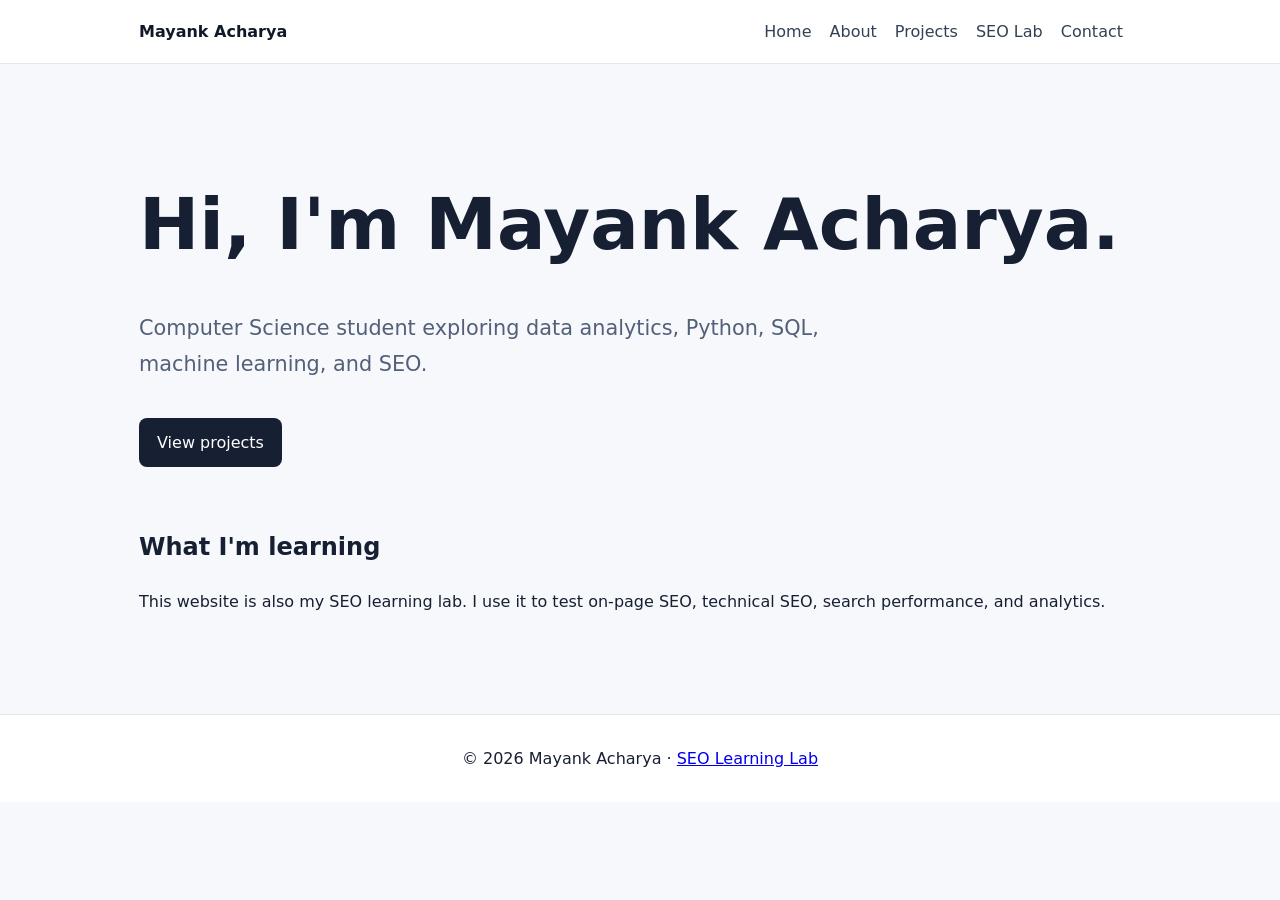
<file: index.html>
<!doctype html><html lang="en"><head><meta charset="utf-8"><meta name="google-site-verification" content="kPOdq1PbI5DHAjS37QcA949ioQx5KeySrgqZfHe4BNc" /><meta name="viewport" content="width=device-width,initial-scale=1"><title>Mayank Acharya | Data Analytics & SEO Portfolio</title><meta name="description" content="Mayank Acharya is a Computer Science student building projects in data analytics, Python, SQL, machine learning, and SEO."><link rel="canonical" href="https://mayankacharya.com.np/"><meta property="og:title" content="Mayank Acharya | Data Analytics & SEO Portfolio"><meta property="og:description" content="Mayank Acharya is a Computer Science student building projects in data analytics, Python, SQL, machine learning, and SEO."><meta property="og:type" content="website"><link rel="stylesheet" href="/style.css"></head><body><header><nav><a class="brand" href="/">Mayank Acharya</a><span><a href="/">Home</a><a href="/about.html">About</a><a href="/projects.html">Projects</a><a href="/seo-lab.html">SEO Lab</a><a href="/contact.html">Contact</a></span></nav></header><main><h1>Hi, I'm Mayank Acharya.</h1><p class="lead">Computer Science student exploring data analytics, Python, SQL, machine learning, and SEO.</p><a class="btn" href="projects.html">View projects</a><h2>What I'm learning</h2><p>This website is also my SEO learning lab. I use it to test on-page SEO, technical SEO, search performance, and analytics.</p></main><footer>© 2026 Mayank Acharya · <a href="/seo-lab.html">SEO Learning Lab</a></footer></body></html>
</file>
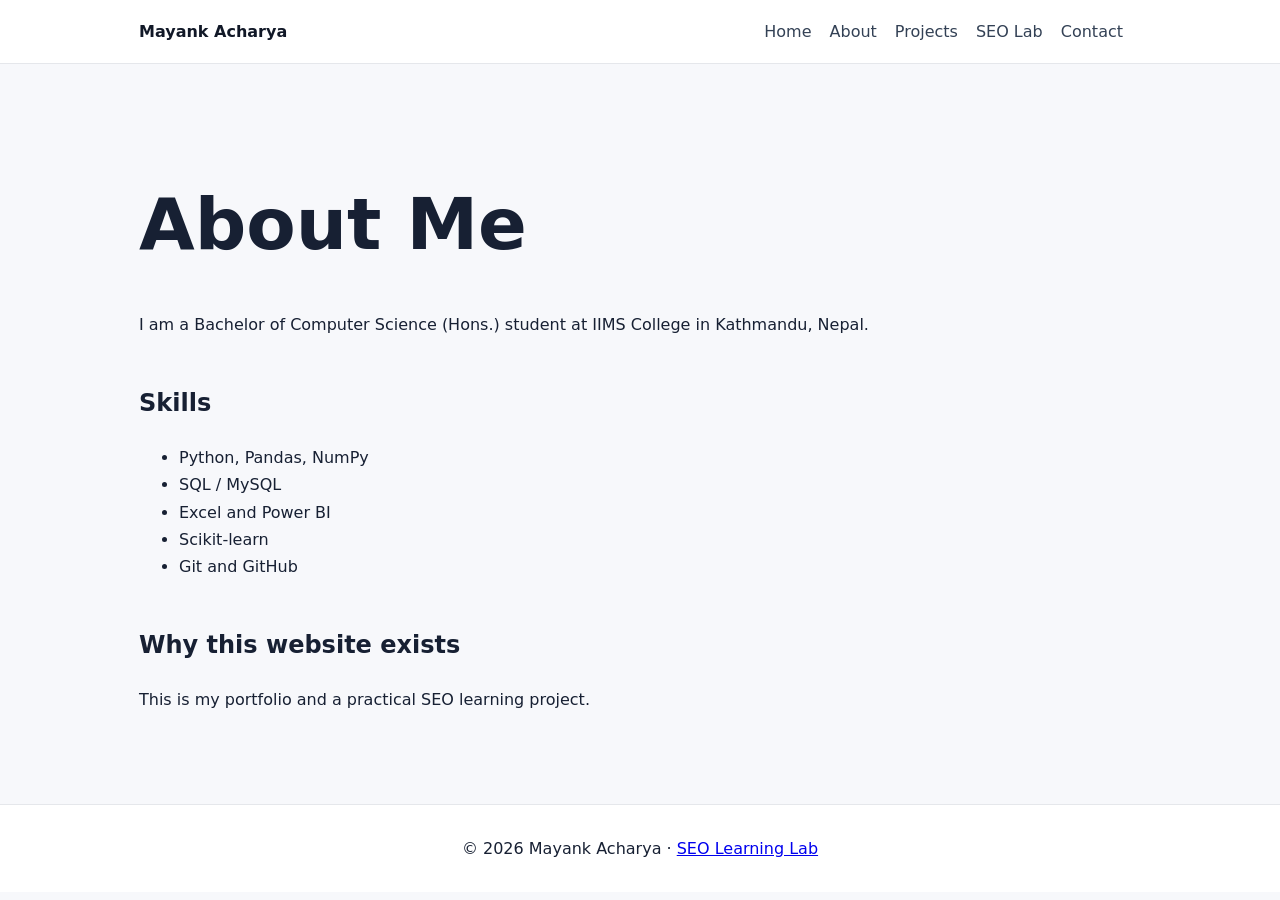
<file: about.html>
<!doctype html><html lang="en"><head><meta charset="utf-8"><meta name="viewport" content="width=device-width,initial-scale=1"><title>About Mayank Acharya | Computer Science Student</title><meta name="description" content="Learn about Mayank Acharya and his interests in data analytics, machine learning, and SEO."><link rel="canonical" href="https://mayankacharya.com.np/about.html"><meta property="og:title" content="About Mayank Acharya | Computer Science Student"><meta property="og:description" content="Learn about Mayank Acharya and his interests in data analytics, machine learning, and SEO."><meta property="og:type" content="website"><link rel="stylesheet" href="/style.css"></head><body><header><nav><a class="brand" href="/">Mayank Acharya</a><span><a href="/">Home</a><a href="/about.html">About</a><a href="/projects.html">Projects</a><a href="/seo-lab.html">SEO Lab</a><a href="/contact.html">Contact</a></span></nav></header><main><h1>About Me</h1><p>I am a Bachelor of Computer Science (Hons.) student at IIMS College in Kathmandu, Nepal.</p><h2>Skills</h2><ul><li>Python, Pandas, NumPy</li><li>SQL / MySQL</li><li>Excel and Power BI</li><li>Scikit-learn</li><li>Git and GitHub</li></ul><h2>Why this website exists</h2><p>This is my portfolio and a practical SEO learning project.</p></main><footer>© 2026 Mayank Acharya · <a href="/seo-lab.html">SEO Learning Lab</a></footer></body></html>
</file>
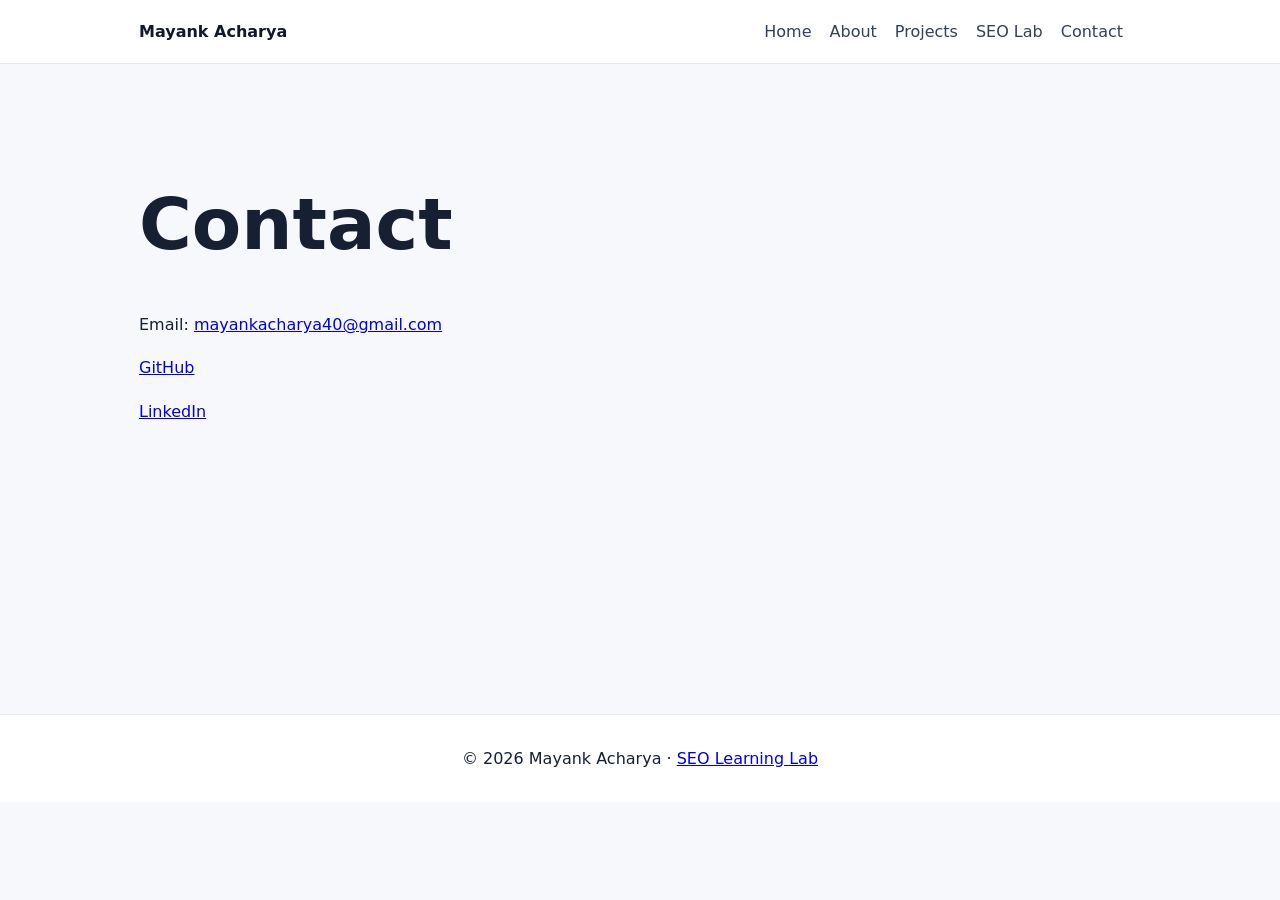
<file: contact.html>
<!doctype html><html lang="en"><head><meta charset="utf-8"><meta name="viewport" content="width=device-width,initial-scale=1"><title>Contact Mayank Acharya</title><meta name="description" content="Contact Mayank Acharya by email, LinkedIn, or GitHub."><link rel="canonical" href="https://mayankacharya.com.np/contact.html"><meta property="og:title" content="Contact Mayank Acharya"><meta property="og:description" content="Contact Mayank Acharya by email, LinkedIn, or GitHub."><meta property="og:type" content="website"><link rel="stylesheet" href="/style.css"></head><body><header><nav><a class="brand" href="/">Mayank Acharya</a><span><a href="/">Home</a><a href="/about.html">About</a><a href="/projects.html">Projects</a><a href="/seo-lab.html">SEO Lab</a><a href="/contact.html">Contact</a></span></nav></header><main><h1>Contact</h1><p>Email: <a href="mailto:mayankacharya40@gmail.com">mayankacharya40@gmail.com</a></p><p><a href="https://github.com/MayankAcharya2063">GitHub</a></p><p><a href="https://linkedin.com/in/mayank-acharya-a67756360">LinkedIn</a></p></main><footer>© 2026 Mayank Acharya · <a href="/seo-lab.html">SEO Learning Lab</a></footer></body></html>
</file>
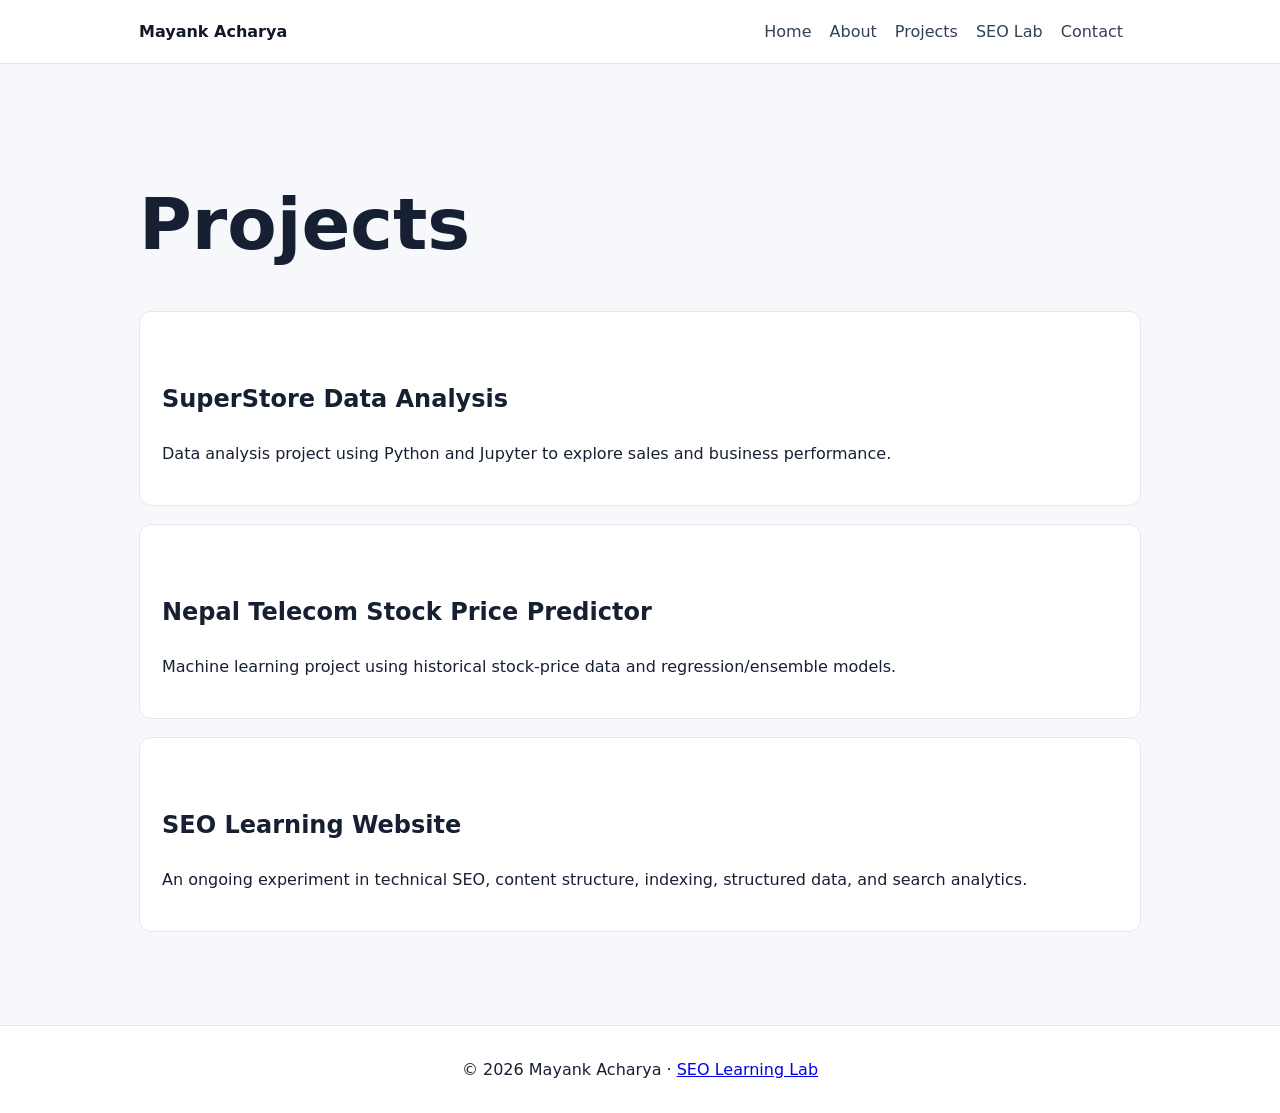
<file: projects.html>
<!doctype html><html lang="en"><head><meta charset="utf-8"><meta name="viewport" content="width=device-width,initial-scale=1"><title>Projects | Mayank Acharya Portfolio</title><meta name="description" content="Explore Mayank Acharya's data analytics and machine learning projects."><link rel="canonical" href="https://mayankacharya.com.np/projects.html"><meta property="og:title" content="Projects | Mayank Acharya Portfolio"><meta property="og:description" content="Explore Mayank Acharya's data analytics and machine learning projects."><meta property="og:type" content="website"><link rel="stylesheet" href="/style.css"></head><body><header><nav><a class="brand" href="/">Mayank Acharya</a><span><a href="/">Home</a><a href="/about.html">About</a><a href="/projects.html">Projects</a><a href="/seo-lab.html">SEO Lab</a><a href="/contact.html">Contact</a></span></nav></header><main><h1>Projects</h1><article><h2>SuperStore Data Analysis</h2><p>Data analysis project using Python and Jupyter to explore sales and business performance.</p></article><article><h2>Nepal Telecom Stock Price Predictor</h2><p>Machine learning project using historical stock-price data and regression/ensemble models.</p></article><article><h2>SEO Learning Website</h2><p>An ongoing experiment in technical SEO, content structure, indexing, structured data, and search analytics.</p></article></main><footer>© 2026 Mayank Acharya · <a href="/seo-lab.html">SEO Learning Lab</a></footer></body></html>
</file>
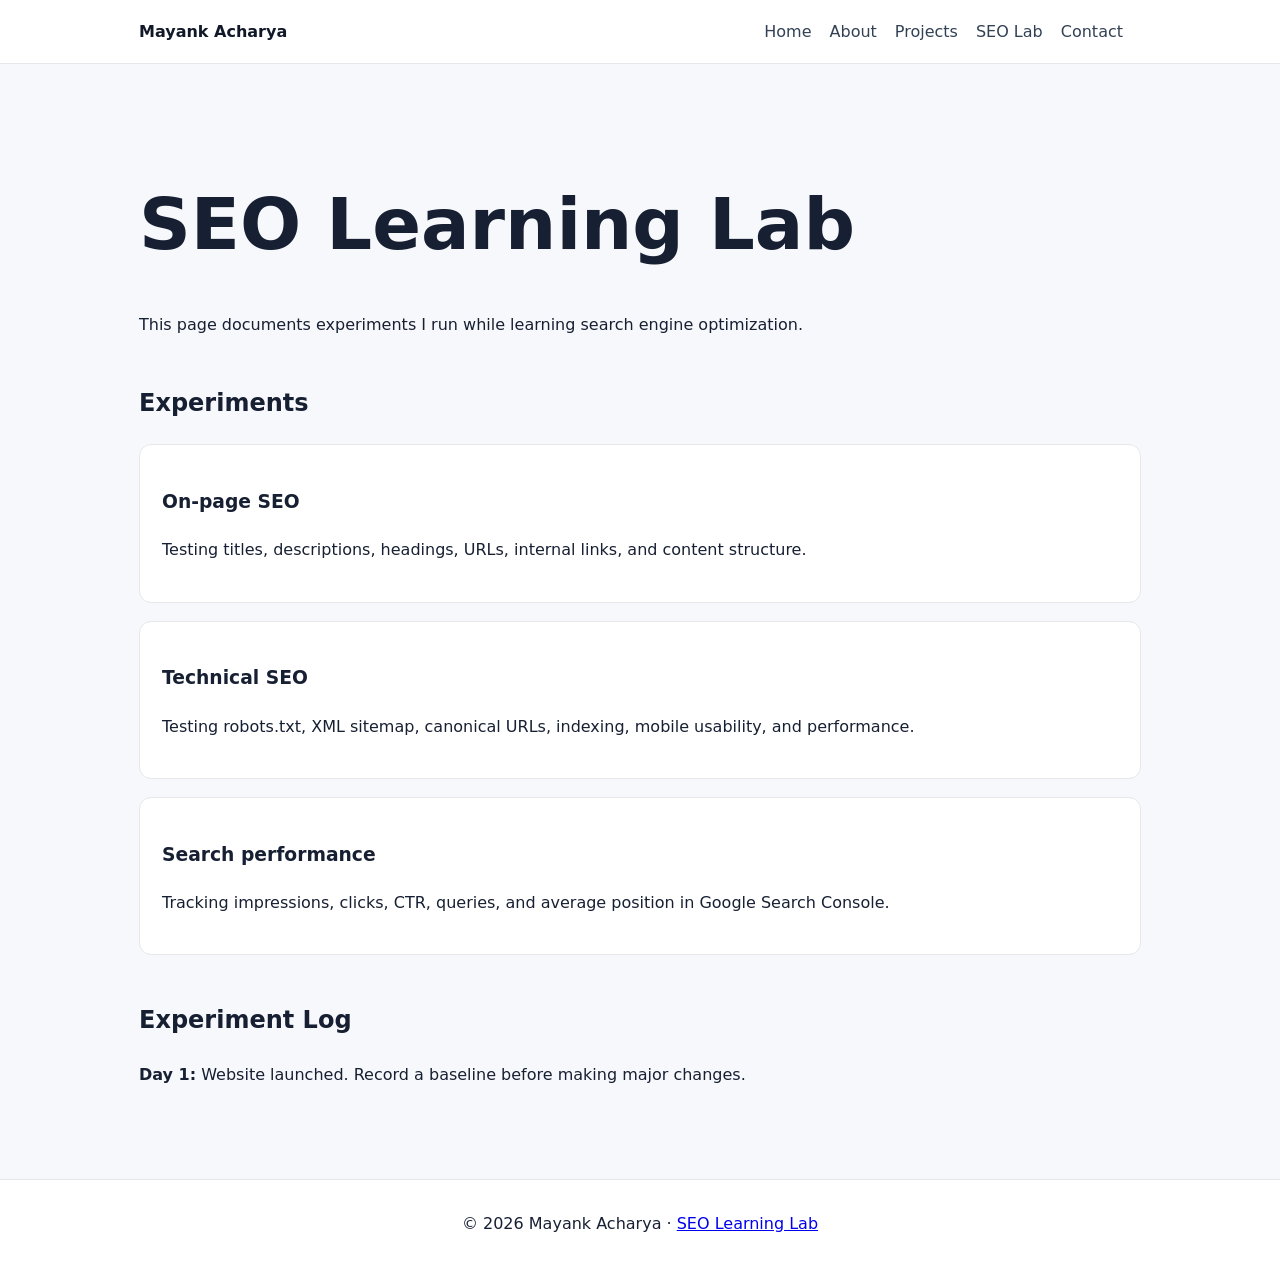
<file: seo-lab.html>
<!doctype html><html lang="en"><head><meta charset="utf-8"><meta name="viewport" content="width=device-width,initial-scale=1"><title>SEO Learning Lab | Mayank Acharya</title><meta name="description" content="A practical SEO learning lab covering on-page SEO, technical SEO, indexing, and search performance."><link rel="canonical" href="https://mayankacharya.com.np/seo-lab.html"><meta property="og:title" content="SEO Learning Lab | Mayank Acharya"><meta property="og:description" content="A practical SEO learning lab covering on-page SEO, technical SEO, indexing, and search performance."><meta property="og:type" content="website"><link rel="stylesheet" href="/style.css"></head><body><header><nav><a class="brand" href="/">Mayank Acharya</a><span><a href="/">Home</a><a href="/about.html">About</a><a href="/projects.html">Projects</a><a href="/seo-lab.html">SEO Lab</a><a href="/contact.html">Contact</a></span></nav></header><main><h1>SEO Learning Lab</h1><p>This page documents experiments I run while learning search engine optimization.</p><h2>Experiments</h2><article><h3>On-page SEO</h3><p>Testing titles, descriptions, headings, URLs, internal links, and content structure.</p></article><article><h3>Technical SEO</h3><p>Testing robots.txt, XML sitemap, canonical URLs, indexing, mobile usability, and performance.</p></article><article><h3>Search performance</h3><p>Tracking impressions, clicks, CTR, queries, and average position in Google Search Console.</p></article><h2>Experiment Log</h2><p><strong>Day 1:</strong> Website launched. Record a baseline before making major changes.</p></main><footer>© 2026 Mayank Acharya · <a href="/seo-lab.html">SEO Learning Lab</a></footer></body></html>
</file>
<file: style.css>
*{box-sizing:border-box}body{margin:0;font-family:system-ui,sans-serif;line-height:1.7;color:#172033;background:#f7f8fb}header{background:white;border-bottom:1px solid #e5e7eb}nav{max-width:1050px;margin:auto;padding:18px 24px;display:flex;justify-content:space-between;gap:20px;flex-wrap:wrap}nav a{color:#334155;text-decoration:none;margin-right:18px}.brand{font-weight:800;color:#111827!important}main{max-width:1050px;margin:auto;padding:75px 24px;min-height:650px}h1{font-size:clamp(2.5rem,7vw,4.5rem);line-height:1.05}h2{margin-top:45px}.lead{font-size:1.3rem;color:#52607a;max-width:700px}.btn{display:inline-block;background:#172033;color:white;padding:11px 18px;border-radius:8px;text-decoration:none;margin:15px 0}article{background:white;border:1px solid #e5e7eb;border-radius:12px;padding:22px;margin:18px 0}footer{text-align:center;background:white;border-top:1px solid #e5e7eb;padding:30px}@media(max-width:700px){nav{display:block}nav span{display:block;margin-top:15px}}
</file>
